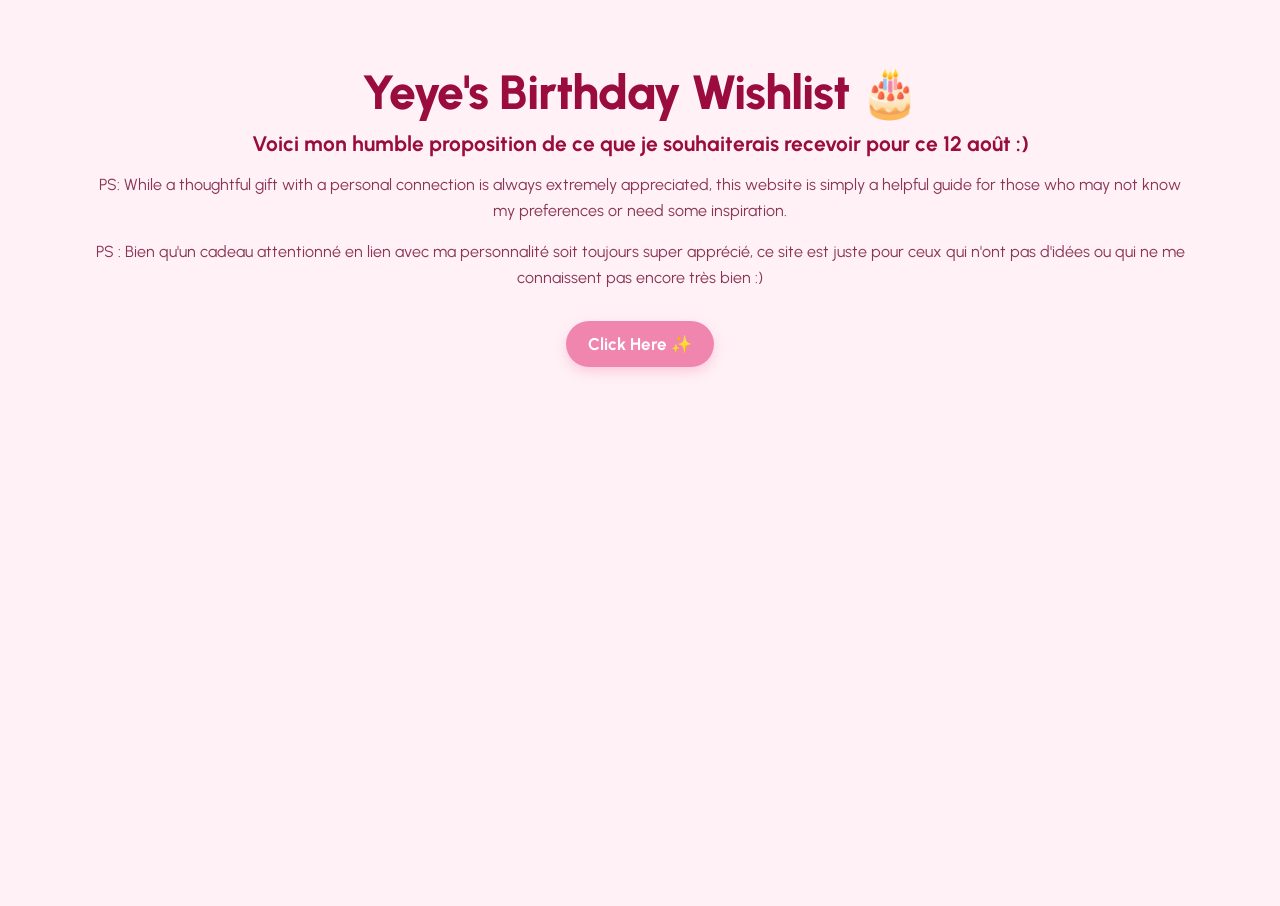
<file: index.html>
<html>
<!--
  WeLcoMe! SoOo gLad yoU R herE ✨
-->

<!DOCTYPE html>
<html lang="en">

<head>

  <meta charset="utf-8">
  <meta name="viewport" content="width=device-width, initial-scale=1">

  <title>Yeye's Birthday Wishlist 🎂</title>

  <!-- Google Font -->
  <link rel="preconnect" href="https://fonts.googleapis.com">
  <link rel="preconnect" href="https://fonts.gstatic.com" crossorigin>

  <link
    href="https://fonts.googleapis.com/css2?family=Urbanist:ital,wght@0;100..900;1;100..900&display=swap"
    rel="stylesheet"
  >

  <!-- CSS -->
  <link rel="stylesheet" href="style.css">

</head>


<body>

  <h1> Yeye's Birthday Wishlist 🎂</h1>

  <h3>
    Voici mon humble proposition de ce que je souhaiterais recevoir
    pour ce 12 août :)
  </h3>

  <p>
    PS: While a thoughtful gift with a personal connection is always
    extremely appreciated, this website is simply a helpful guide for
    those who may not know my preferences or need some inspiration.
  </p>

  <p>
    PS : Bien qu'un cadeau attentionné en lien avec ma personnalité soit
    toujours super apprécié, ce site est juste pour ceux qui n'ont pas
    d'idées ou qui ne me connaissent pas encore très bien :)
  </p>

  <a href="entrance.html">
    <button class="button">
      Click Here ✨
    </button>
  </a>


  <script src="script.js"></script>

</body>

</html>
</file>
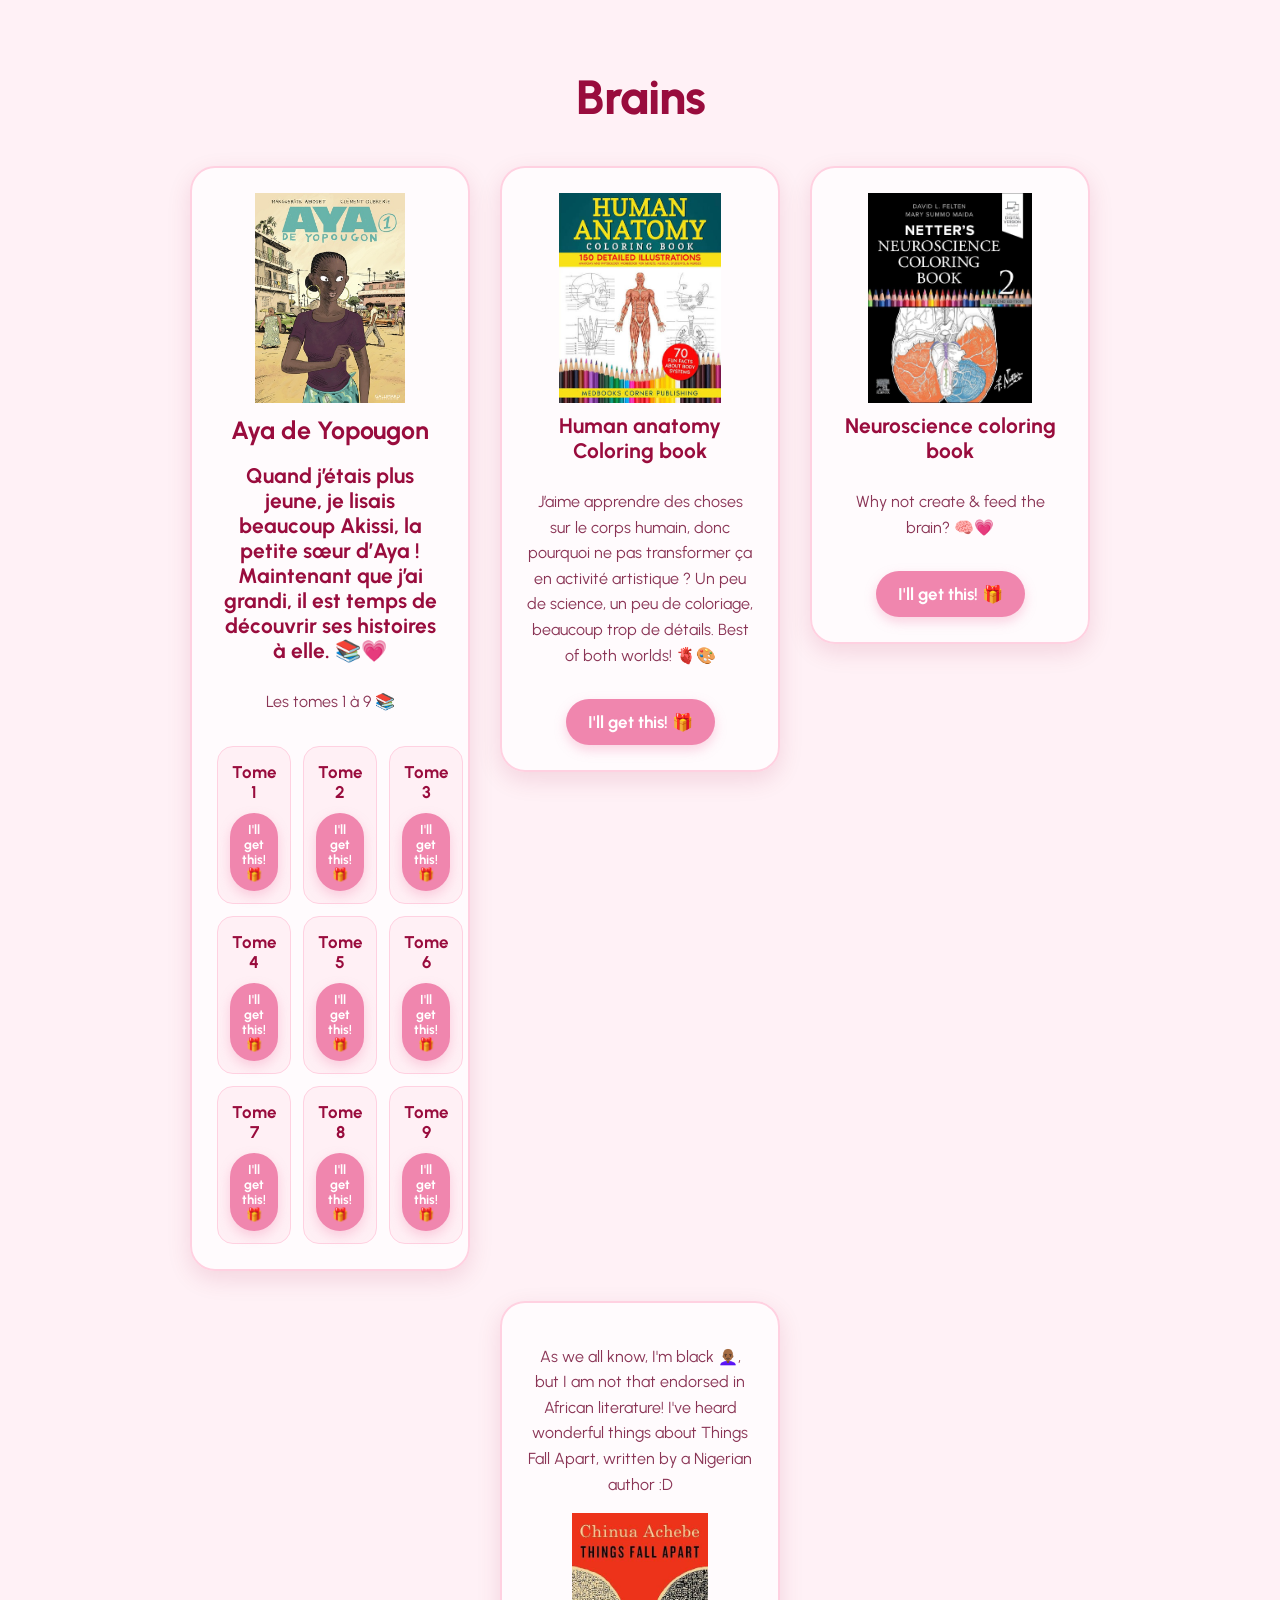
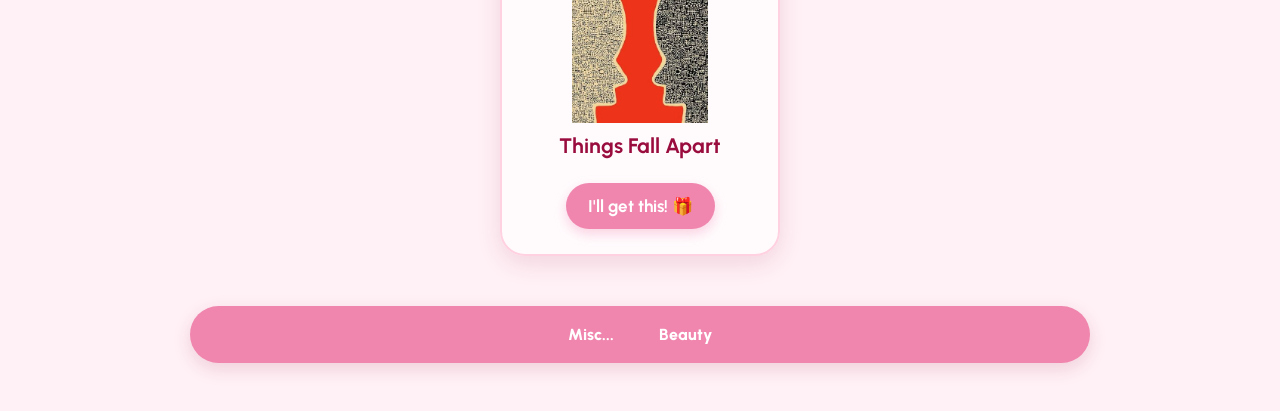
<file: brains.html>
<!DOCTYPE html>
<html lang="en">

<head>

  <meta charset="utf-8">
  <meta name="viewport" content="width=device-width, initial-scale=1">

  <title>Brains</title>

  <link rel="preconnect" href="https://fonts.googleapis.com">
  <link rel="preconnect" href="https://fonts.gstatic.com" crossorigin>

  <link
    href="https://fonts.googleapis.com/css2?family=Urbanist:ital,wght@0;100..900;1;100..900&display=swap"
    rel="stylesheet"
  >

  <link rel="stylesheet" href="style.css">

</head>

<body>

  <h1>Brains</h1>

  <main>

    <!-- AYA  -->

    <div class="wishlist-item">

      <img src="assets/aya.png" alt="Aya">

      <h2>Aya de Yopougon </h2>

      <h3>
        Quand j’étais plus jeune, je lisais beaucoup Akissi, la petite sœur d’Aya !
        Maintenant que j’ai grandi, il est temps de découvrir ses histoires à elle. 📚💗
      </h3>

      <p>Les tomes 1 à 9 📚</p>

      <div class="tomes">

        <div class="tome">
          <h3>Tome 1</h3>
          <button data-item-id="aya-1" onclick="reserveItem(this)">
            I'll get this! 🎁
          </button>
        </div>

        <div class="tome">
          <h3>Tome 2</h3>
          <button data-item-id="aya-2" onclick="reserveItem(this)">
            I'll get this! 🎁
          </button>
        </div>

        <div class="tome">
          <h3>Tome 3</h3>
          <button data-item-id="aya-3" onclick="reserveItem(this)">
            I'll get this! 🎁
          </button>
        </div>

        <div class="tome">
          <h3>Tome 4</h3>
          <button data-item-id="aya-4" onclick="reserveItem(this)">
            I'll get this! 🎁
          </button>
        </div>

        <div class="tome">
          <h3>Tome 5</h3>
          <button data-item-id="aya-5" onclick="reserveItem(this)">
            I'll get this! 🎁
          </button>
        </div>

        <div class="tome">
          <h3>Tome 6</h3>
          <button data-item-id="aya-6" onclick="reserveItem(this)">
            I'll get this! 🎁
          </button>
        </div>

        <div class="tome">
          <h3>Tome 7</h3>
          <button data-item-id="aya-7" onclick="reserveItem(this)">
            I'll get this! 🎁
          </button>
        </div>

        <div class="tome">
          <h3>Tome 8</h3>
          <button data-item-id="aya-8" onclick="reserveItem(this)">
            I'll get this! 🎁
          </button>
        </div>

        <div class="tome">
          <h3>Tome 9</h3>
          <button data-item-id="aya-9" onclick="reserveItem(this)">
            I'll get this! 🎁
          </button>
        </div>

      </div>

    </div>


    <!-- HUM -->

    <div class="wishlist-item">

      <img src="assets/hum.jpeg" alt="Hum">

      <h3>Human anatomy Coloring book</h3>
        <p>J’aime apprendre des choses sur le corps humain, donc pourquoi ne pas transformer ça en activité 
          artistique ? Un peu de science, un peu de coloriage, beaucoup trop de détails. Best of both worlds! 🫀🎨 </p>

      <button data-item-id="hum" onclick="reserveItem(this)">
        I'll get this! 🎁
      </button>

    </div>


    <!-- NEURO -->

    <div class="wishlist-item">

      <img src="assets/neuro.jpg" alt="Neuro">

      <h3>Neuroscience coloring book</h3>

      <p>
        Why not create & feed the brain? 🧠💗
      </p>

      <button data-item-id="neuro" onclick="reserveItem(this)">
        I'll get this! 🎁
      </button>

    </div>


    <!-- PURHIB -->

    <div class="wishlist-item">

      <p>
        As we all know, I'm black 👩🏾‍🦲, but I am not that endorsed in
        African literature! I've heard wonderful things about
        Things Fall Apart, written by a Nigerian author :D
      </p>

      <img src="assets/tfa.jpeg" alt="Things Fall Apart">

      <h3>Things Fall Apart</h3>

      <button data-item-id="purhib" onclick="reserveItem(this)">
        I'll get this! 🎁
      </button>

    </div>

  </main>


  <!-- NAVIGATION -->

  <nav>

    <ul>

      <li>
        <a href="misc.html">Misc...</a>
      </li>

      <li>
        <a href="beauty.html">Beauty</a>
      </li>

    </ul>

  </nav>


  <!-- JAVASCRIPT -->
<script src="script.js?v=2"></script>

</body>
</html>
</file>
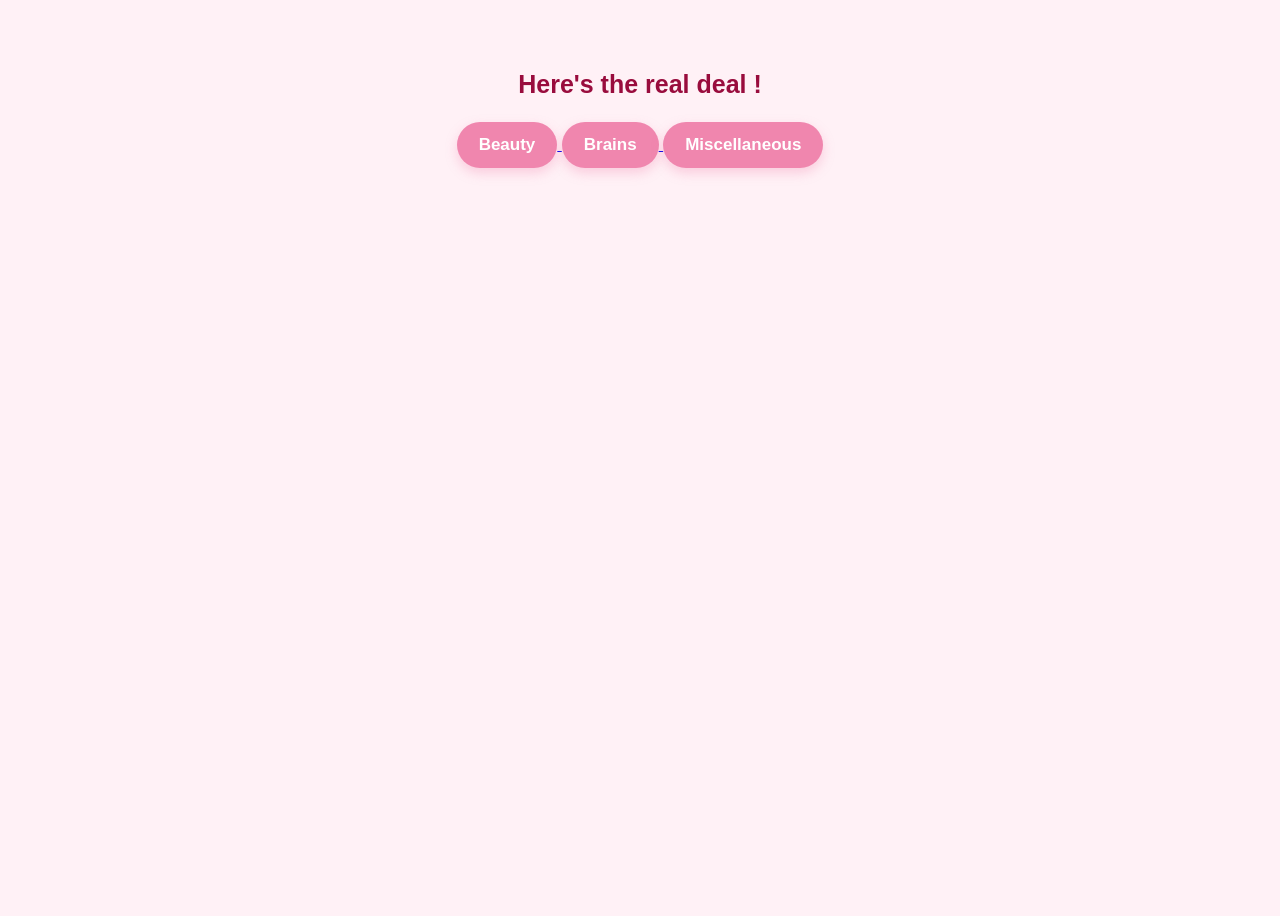
<file: entrance.html>
<!DOCTYPE html>
<html lang="en">
  <head>
    <meta charset="utf-8" />
    <meta name="viewport" content="width=device-width, initial-scale=1" />
    <title>My Project</title>
    <link rel="stylesheet" href="style.css" />
    <script src="script.js"></script>

    <style> </style>
  </head>

  <body>
    
    <!-- This is what displays in Preview -->
    <h2> Here's the real deal !</h2>
<a href=beauty.html>
    <button>Beauty</button> 
  </a>
    <a href=brains.html>
    <button>Brains</button>
  </a>
     <a href=misc.html>
    <button>Miscellaneous</button>
     </a>

    
    <script src="script.js"></script>
  </body>
</html>
</file>
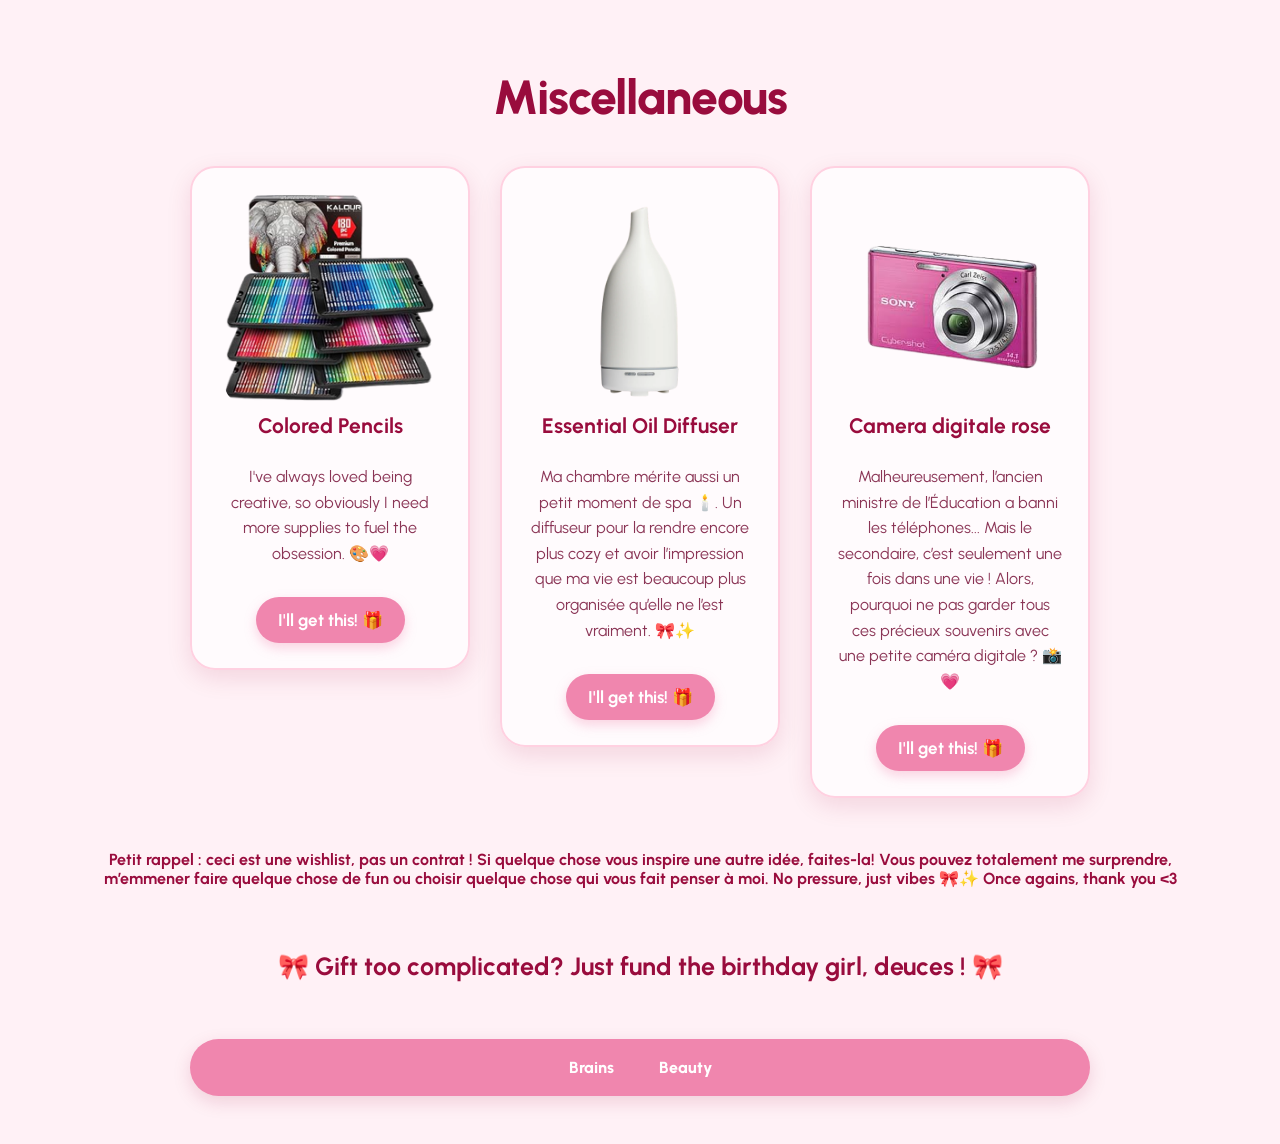
<file: misc.html>
<!DOCTYPE html>
<html lang="en">

<head>

  <meta charset="utf-8">
  <meta name="viewport" content="width=device-width, initial-scale=1">

  <title>Miscellaneous</title>

  <link rel="preconnect" href="https://fonts.googleapis.com">
  <link rel="preconnect" href="https://fonts.gstatic.com" crossorigin>

  <link
    href="https://fonts.googleapis.com/css2?family=Urbanist:ital,wght@0;100..900;1;100..900&display=swap"
    rel="stylesheet"
  >

  <link rel="stylesheet" href="style.css">

</head>

<body>

  <h1>Miscellaneous</h1>

  <main>

    <!-- COLORED PENCILS -->

    <div class="wishlist-item">

      <img src="assets/pencil.png" alt="Colored Pencils">

      <h3>Colored Pencils</h3>

      <p>
        I've always loved being creative, so obviously I need more supplies to fuel the obsession. 🎨💗
      </p>

      <button data-item-id="pencils" onclick="reserveItem(this)">
        I'll get this! 🎁
      </button>

    </div>
    
   <div class="wishlist-item">

      <img src="assets/diff.png" alt="Diffuser">

      <h3>Essential Oil Diffuser</h3>

      <p>
       Ma chambre mérite aussi un petit moment de spa 🕯️.
        Un diffuseur pour la rendre encore plus cozy et avoir l’impression que ma vie est beaucoup plus organisée qu’elle ne l’est vraiment. 🎀✨
      </p>

      <button data-item-id="diff" onclick="reserveItem(this)">
        I'll get this! 🎁
      </button>

    </div>

    <!-- DIGITAL CAMERA -->

    <div class="wishlist-item">

      <img src="assets/digiicam.png" alt="Digital camera">

      <h3>Camera digitale rose</h3>

      <p>
       Malheureusement, l’ancien ministre de l’Éducation a banni les téléphones...
      Mais le secondaire, c’est seulement une fois dans une vie ! 
        Alors, pourquoi ne pas garder tous ces précieux souvenirs avec une petite caméra digitale ? 📸💗
      </p>

      <button data-item-id="digiicam" onclick="reserveItem(this)">
        I'll get this! 🎁
      </button>

    </div>

    <h4> Petit rappel : ceci est une wishlist, pas un contrat ! Si quelque chose vous inspire une autre idée, faites-la! Vous pouvez totalement me surprendre,
      m’emmener faire quelque chose de fun ou choisir quelque chose qui vous fait penser à moi.<strong> No pressure, just vibes 🎀✨</strong> Once agains, thank you <3</h4>
<h2>🎀 Gift too complicated? Just fund the birthday girl, deuces ! 🎀 </h2>
  </main>


  <!-- NAVIGATION -->

  <nav>

    <ul>

      <li>
        <a href="brains.html">Brains</a>
      </li>

      <li>
        <a href="beauty.html">Beauty</a>
      </li>

    </ul>

  </nav>

<script src="script.js?v=3"></script>

</body>
</html>
</file>
<file: style.css>
/* =========================
   GENERAL
========================= */

* {
  box-sizing: border-box;
}

body {
  font-family: "Urbanist", sans-serif;
  background: #fff1f6;
  color: #990C3D;
  text-align: center;

  margin: 3;
  padding: 50px 7% 40px;

  min-height: 100vh;
}


/* =========================
   HEADINGS
========================= */

h1 {
  color: #990C3D;
  font-size: 48px;
  font-weight: 800;
  margin: 10px 0 10px;
  letter-spacing: -1px;
}

h2 {
  color: #990C3D;
  font-size: 25px;
  margin: 12px 0 8px;
}

h3 {
  color: #990C3D;
  font-size: 21px;
  margin: 10px 0;
}

h4 {
  color: #990C3D;
}

p {
  color: #8a3455;
  font-size: 16px;
  line-height: 1.6;
}


/* =========================
   WISHLIST
========================= */

main {
  display: flex;
  flex-wrap: wrap;
  justify-content: center;
  align-items: flex-start;

  gap: 30px;

  max-width: 1200px;
  margin: 40px auto;
}


/* Individual cards */

.wishlist-item {
  background: rgba(255, 255, 255, 0.75);

  width: 280px;
  min-height: 330px;

  padding: 25px;

  display: flex;
  flex-direction: column;
  align-items: center;
  justify-content: center;

  border-radius: 25px;

  box-shadow: 0 8px 25px rgba(153, 12, 61, 0.12);

  border: 2px solid #ffd1e1;

  transition: transform 0.25s ease, box-shadow 0.25s ease;
}


/* Cute hover effect */

.wishlist-item:hover {
  transform: translateY(-6px);

  box-shadow:
    0 12px 30px rgba(153, 12, 61, 0.18);
}


/* Images */

.wishlist-item img {
  width: 100%;
  max-width: 210px;
  height: 210px;

  object-fit: contain;

  border-radius: 18px;
}


/* =========================
   BUTTONS
========================= */

button {
  background: #F086AE;

  color: white;

  border: none;

  padding: 13px 22px;

  border-radius: 999px;

  font-size: 17px;
  font-weight: 700;

  font-family: "Urbanist", sans-serif;

  cursor: pointer;

  margin-top: 15px;

  box-shadow: 0 5px 12px rgba(240, 134, 174, 0.35);

  transition:
    transform 0.2s ease,
    background-color 0.2s ease,
    box-shadow 0.2s ease;
}


/* Button hover */

button:hover {
  background-color: #e75d91;

  transform: translateY(-2px);

  box-shadow: 0 7px 16px rgba(240, 134, 174, 0.45);
}


/* When an item is claimed */

button:disabled {
  background-color: #d9a1b5;

  cursor: not-allowed;

  transform: none;

  box-shadow: none;

  opacity: 0.8;
}


/* =========================
   NAVIGATION
========================= */

nav {
  max-width: 900px;

  margin: 50px auto 0;
}

nav ul {
  list-style: none;

  background: #F086AE;

  padding: 8px;

  margin: 0;

  display: flex;

  justify-content: center;

  align-items: center;

  flex-wrap: wrap;

  gap: 5px;

  border-radius: 999px;

  box-shadow: 0 6px 18px rgba(153, 12, 61, 0.15);
}

nav li {
  margin: 0;
}

nav li a {
  text-decoration: none;

  color: white;

  font-weight: 800;

  padding: 11px 20px;

  display: block;

  border-radius: 999px;

  transition: background-color 0.2s ease,
              transform 0.2s ease;
}

nav li a:hover {
  background-color: #ffb5cd;

  transform: translateY(-1px);
}


/* =========================
   AYA TOMES
========================= */

.tomes {
  display: grid;

  grid-template-columns: repeat(3, 1fr);

  gap: 12px;

  width: 100%;

  margin-top: 15px;
}

.tome {
  background: #fff0f5;

  padding: 12px;

  border-radius: 16px;

  border: 1px solid #ffd1e1;
}

.tome h3 {
  font-size: 17px;

  margin: 3px 0;
}

.tome button {
  font-size: 13px;

  padding: 9px 12px;

  margin-top: 8px;
}


/* =========================
   LISTS
========================= */

.wishlist-item ul {
  background: transparent;

  display: block;

  padding: 0;

  margin: 10px 0;

  box-shadow: none;
}

.wishlist-item li {
  color: #8a3455;

  padding: 3px;
}


/* =========================
   📱 PHONE
========================= */

@media (max-width: 600px) {

  body {
    padding: 30px 15px 30px;
  }

  h1 {
    font-size: 36px;
  }

  h2 {
    font-size: 23px;
  }

  main {
    gap: 20px;

    margin-top: 30px;
  }

  .wishlist-item {
    width: 100%;
    max-width: 340px;

    padding: 22px;
  }

  .wishlist-item img {
    max-width: 190px;
    height: 190px;
  }

  button {
    font-size: 16px;

    padding: 12px 20px;
  }

  nav {
    margin-top: 35px;
  }

  nav ul {
    border-radius: 20px;
  }

  nav li a {
    padding: 10px 14px;
  }

  .tomes {
    grid-template-columns: repeat(2, 1fr);
  }
}


/* =========================
   SMALL PHONES
========================= */

@media (max-width: 380px) {

  h1 {
    font-size: 31px;
  }

  .wishlist-item {
    max-width: 310px;
  }

  .tomes {
    grid-template-columns: 1fr;
  }

}
</file>
